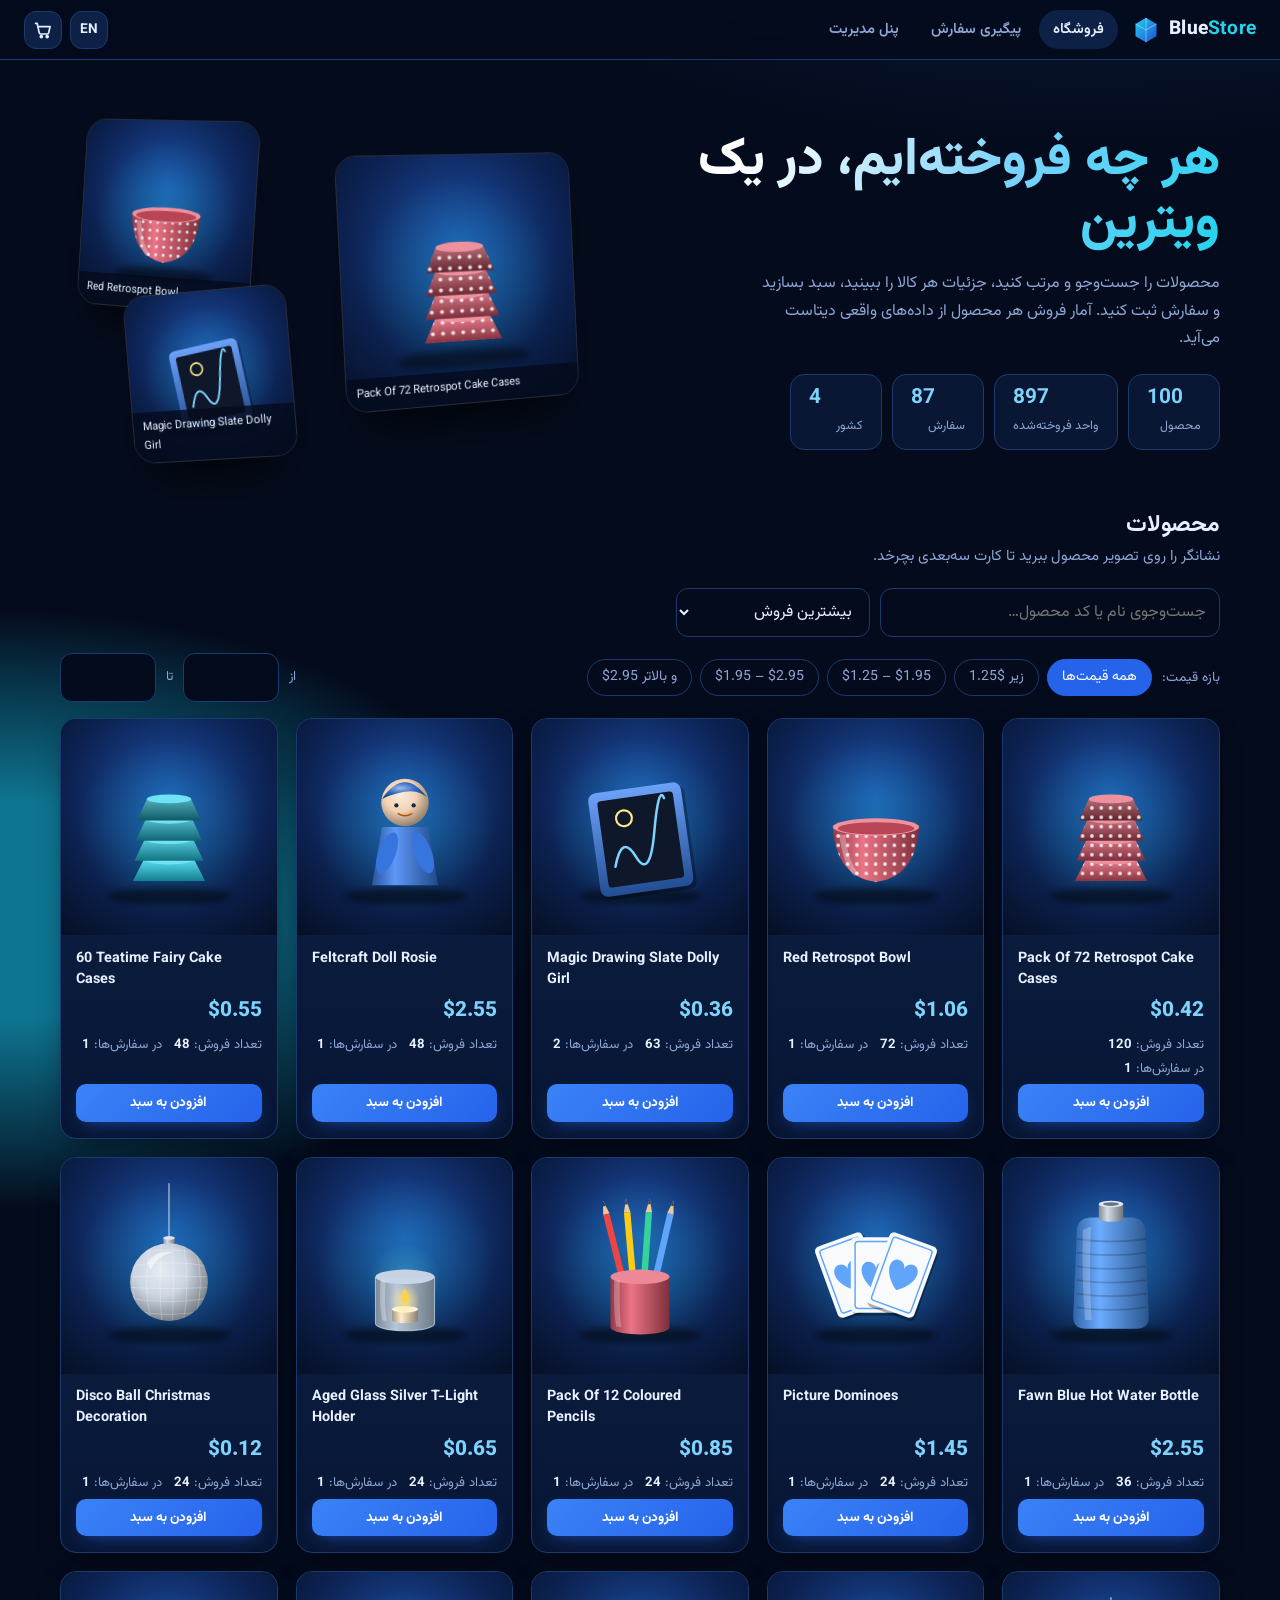
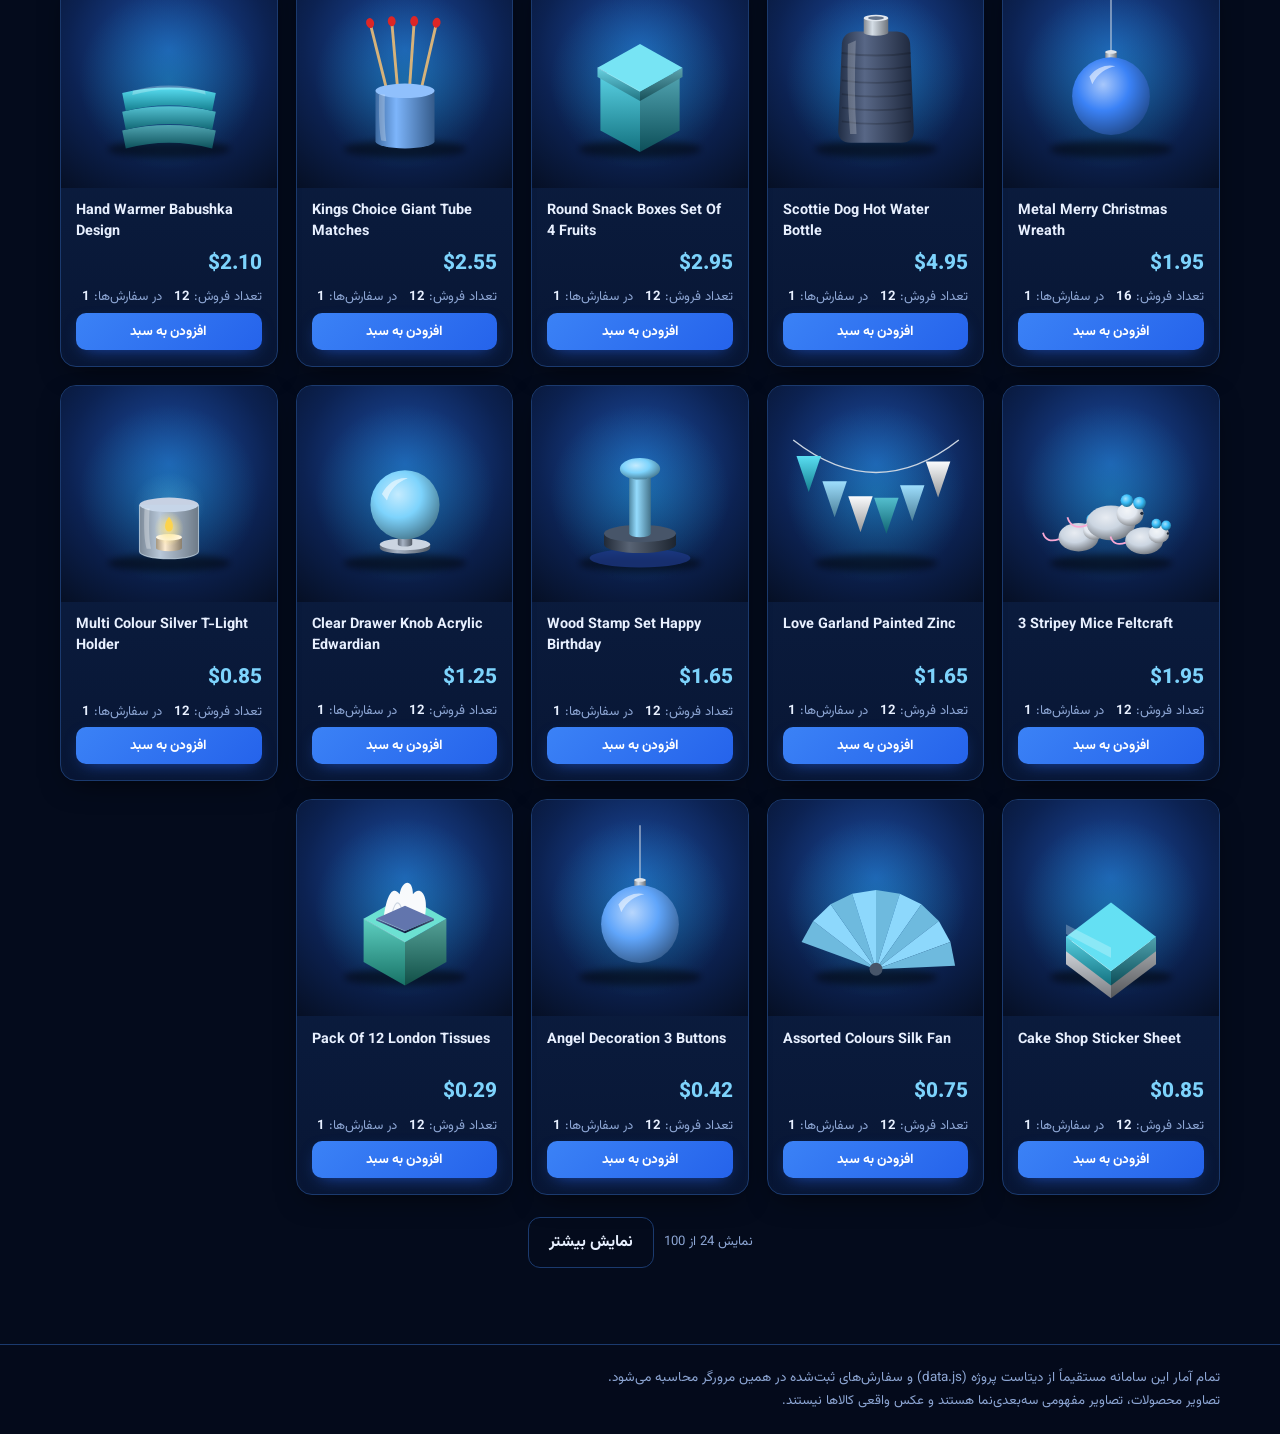
<file: index.html>
<!DOCTYPE html>
<html lang="fa" dir="rtl">
<head>
<meta charset="UTF-8">
<meta name="viewport" content="width=device-width, initial-scale=1">
<title>BlueStore</title>
<meta name="description" content="BlueStore — Sales &amp; Inventory Management System">
<link rel="icon" href="data:image/svg+xml,%3Csvg xmlns='http://www.w3.org/2000/svg' viewBox='0 0 32 32'%3E%3Cpath d='M16 2 28 9v14L16 30 4 23V9z' fill='%232563eb'/%3E%3C/svg%3E">
<link rel="preconnect" href="https://fonts.googleapis.com"><link rel="preconnect" href="https://fonts.gstatic.com" crossorigin>
<link href="https://fonts.googleapis.com/css2?family=Vazirmatn:wght@400;600;700;800&display=swap" rel="stylesheet">
<link rel="stylesheet" href="css/style.css">
<script src="js/i18n.js"></script>
<script src="data.js"></script>
<script src="js/core.js"></script>
</head>
<body>
<main class="wrap" id="main">
  <header class="hero">
    <div>
      <h1 data-i18n="shop_h1"></h1>
      <p data-i18n="shop_lead"></p>
      <div class="stats" id="heroStats"></div>
    </div>
    <div class="stage" id="stage" aria-hidden="false"></div>
  </header>

  <section id="products">
    <h2 data-i18n="shop_products"></h2>
    <p class="sub" data-i18n="shop_products_sub"></p>
    <div class="bar">
      <input id="q" type="search" data-i18n-ph="shop_search" data-i18n-aria="shop_search" maxlength="60" autocomplete="off">
      <select id="sort" data-i18n-aria="shop_sort">
        <option value="qty" data-i18n="sort_qty_desc"></option>
        <option value="qa" data-i18n="sort_qty_asc"></option>
        <option value="pd" data-i18n="sort_price_desc"></option>
        <option value="pa" data-i18n="sort_price_asc"></option>
        <option value="orders" data-i18n="sort_orders"></option>
      </select>
    </div>
    <div class="bar">
      <span class="lbl" data-i18n="shop_price_range"></span>
      <div class="tiers" id="tiers"></div>
      <span class="spacer"></span>
      <label class="meta" for="pmin" data-i18n="f_min"></label><input id="pmin" type="number" min="0" step="0.01" style="width:96px" aria-label="min">
      <label class="meta" for="pmax" data-i18n="f_max"></label><input id="pmax" type="number" min="0" step="0.01" style="width:96px" aria-label="max">
    </div>
    <div class="grid" id="grid" aria-live="polite"></div>
    <div class="bar" style="justify-content:center;margin-top:22px">
      <span class="meta" id="count"></span>
      <button class="btn ghost" id="more" type="button" data-i18n="btn_more"></button>
    </div>
  </section>
</main>
<script src="js/ui.js"></script>
<script src="js/shop.js"></script>
</body>
</html>
</file>
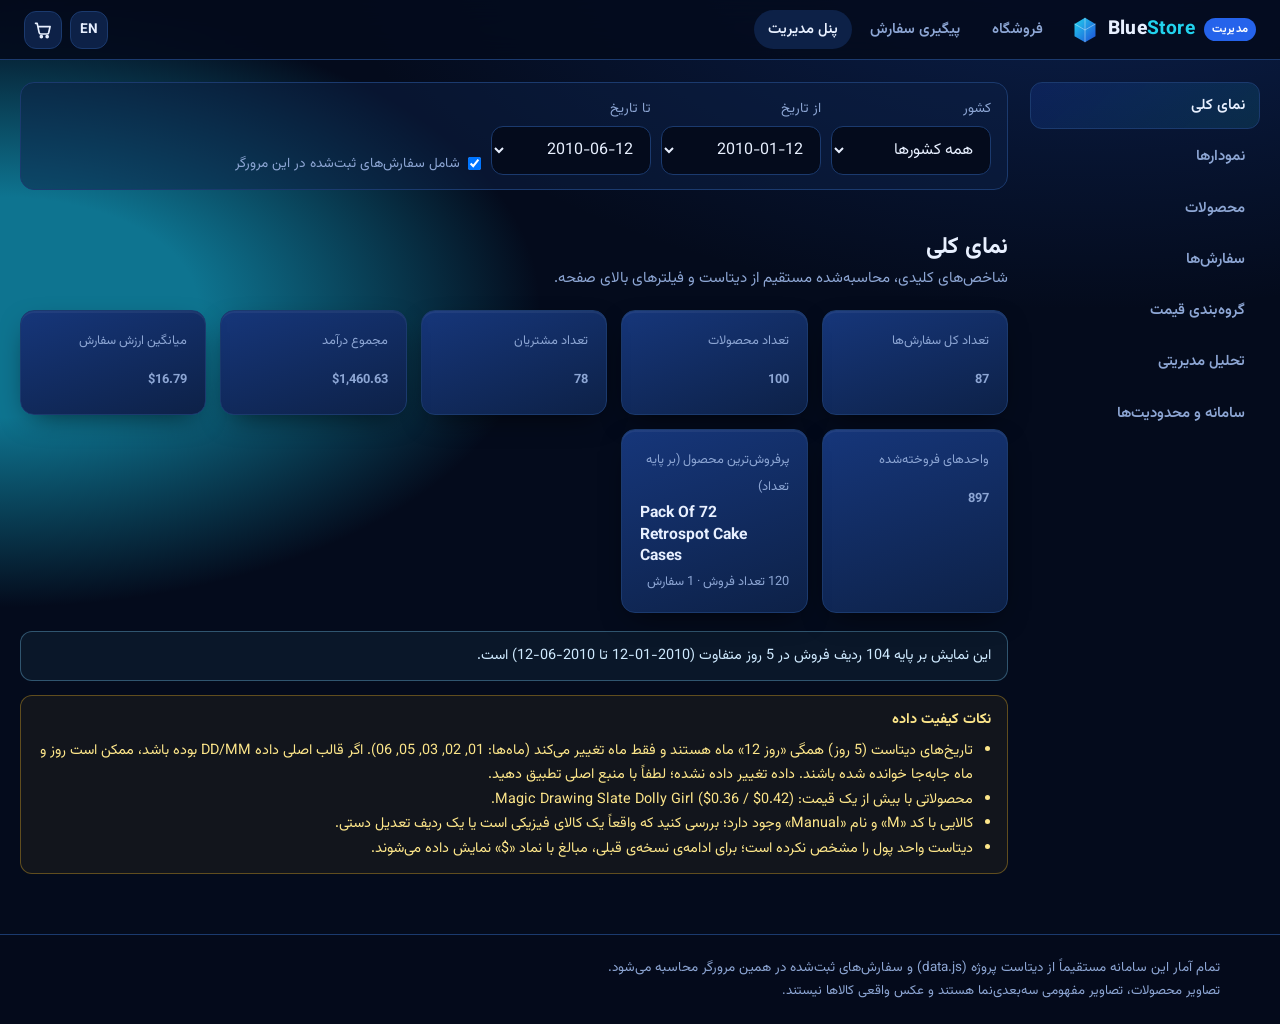
<file: admin.html>
<!DOCTYPE html>
<html lang="fa" dir="rtl">
<head>
<meta charset="UTF-8">
<meta name="viewport" content="width=device-width, initial-scale=1">
<title>BlueStore — Admin</title>
<meta name="description" content="BlueStore — Sales &amp; Inventory Management System">
<link rel="icon" href="data:image/svg+xml,%3Csvg xmlns='http://www.w3.org/2000/svg' viewBox='0 0 32 32'%3E%3Cpath d='M16 2 28 9v14L16 30 4 23V9z' fill='%232563eb'/%3E%3C/svg%3E">
<link rel="preconnect" href="https://fonts.googleapis.com"><link rel="preconnect" href="https://fonts.gstatic.com" crossorigin>
<link href="https://fonts.googleapis.com/css2?family=Vazirmatn:wght@400;600;700;800&display=swap" rel="stylesheet">
<link rel="stylesheet" href="css/style.css">
<script src="js/i18n.js"></script>
<script src="data.js"></script>
<script src="js/core.js"></script>
</head>
<body>
<div class="admin" id="main">
  <aside class="side" id="side" aria-label="Admin sections"></aside>
  <main>
    <div class="filters" id="filters">
      <div class="field"><label for="fc" data-i18n="f_country"></label><select id="fc"></select></div>
      <div class="field"><label for="fd1" data-i18n="f_from"></label><select id="fd1"></select></div>
      <div class="field"><label for="fd2" data-i18n="f_to"></label><select id="fd2"></select></div>
      <div class="field" style="flex:1 1 220px"><label>&nbsp;</label><label class="meta" style="display:flex;gap:8px;align-items:center"><input type="checkbox" id="fl" checked style="width:auto"><span data-i18n="f_local"></span></label></div>
    </div>
    <div id="views"></div>
  </main>
</div>
<dialog id="dlg" aria-labelledby="dlgT"><div class="dh"><h3 id="dlgT"></h3><button class="btn ghost sm" id="dlgX" type="button" data-i18n="btn_close"></button></div><div id="dlgB"></div></dialog>
<script src="js/ui.js"></script>
<script src="js/charts.js"></script>
<script src="js/admin.js"></script>
</body>
</html>
</file>
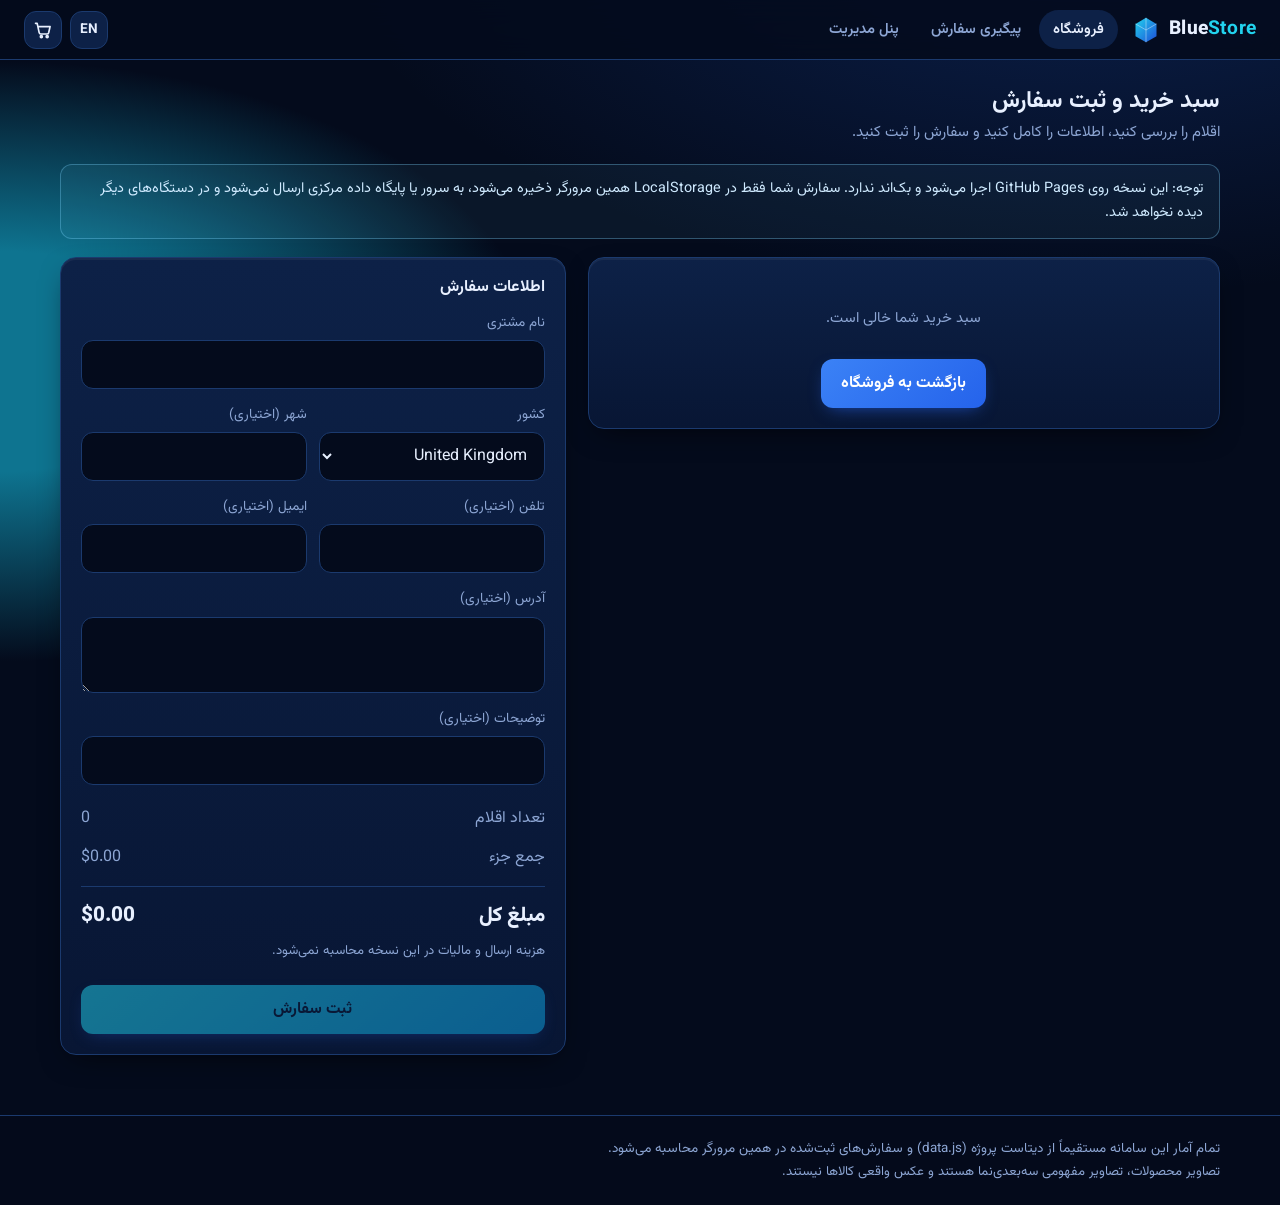
<file: cart.html>
<!DOCTYPE html>
<html lang="fa" dir="rtl">
<head>
<meta charset="UTF-8">
<meta name="viewport" content="width=device-width, initial-scale=1">
<title>BlueStore — Cart</title>
<meta name="description" content="BlueStore — Sales &amp; Inventory Management System">
<link rel="icon" href="data:image/svg+xml,%3Csvg xmlns='http://www.w3.org/2000/svg' viewBox='0 0 32 32'%3E%3Cpath d='M16 2 28 9v14L16 30 4 23V9z' fill='%232563eb'/%3E%3C/svg%3E">
<link rel="preconnect" href="https://fonts.googleapis.com"><link rel="preconnect" href="https://fonts.gstatic.com" crossorigin>
<link href="https://fonts.googleapis.com/css2?family=Vazirmatn:wght@400;600;700;800&display=swap" rel="stylesheet">
<link rel="stylesheet" href="css/style.css">
<script src="js/i18n.js"></script>
<script src="data.js"></script>
<script src="js/core.js"></script>
</head>
<body>
<main class="wrap" id="main">
  <h2 data-i18n="cart_h"></h2>
  <p class="sub" data-i18n="cart_sub"></p>
  <div class="note" id="localNote" style="margin-bottom:18px"></div>
  <div id="cartView" class="cartlay">
    <div class="panel"><div id="lines"></div></div>
    <form class="panel" id="form" novalidate autocomplete="on">
      <h3 data-i18n="co_h"></h3>
      <div class="field"><label for="cname" data-i18n="co_name"></label><input id="cname" name="name" required maxlength="60" autocomplete="name"></div>
      <div class="row">
        <div class="field"><label for="ccountry" data-i18n="co_country"></label><select id="ccountry" name="country"></select></div>
        <div class="field"><label for="ccity" data-i18n="co_city"></label><input id="ccity" name="city" maxlength="60" autocomplete="address-level2"></div>
      </div>
      <div class="row">
        <div class="field"><label for="cphone" data-i18n="co_phone"></label><input id="cphone" name="phone" maxlength="25" inputmode="tel" autocomplete="tel"></div>
        <div class="field"><label for="cmail" data-i18n="co_email"></label><input id="cmail" name="email" type="email" maxlength="80" autocomplete="email"></div>
      </div>
      <div class="field"><label for="caddr" data-i18n="co_address"></label><textarea id="caddr" name="address" maxlength="200" autocomplete="street-address"></textarea></div>
      <div class="field"><label for="cnote" data-i18n="co_note"></label><input id="cnote" name="note" maxlength="120"></div>
      <div id="sumBox"></div>
      <p class="err" id="err" role="alert"></p>
      <button class="btn teal" id="submit" type="submit" style="width:100%" data-i18n="co_submit"></button>
    </form>
  </div>
  <div id="receiptView" hidden></div>
</main>
<script src="js/ui.js"></script>
<script src="js/cart.js"></script>
</body>
</html>
</file>
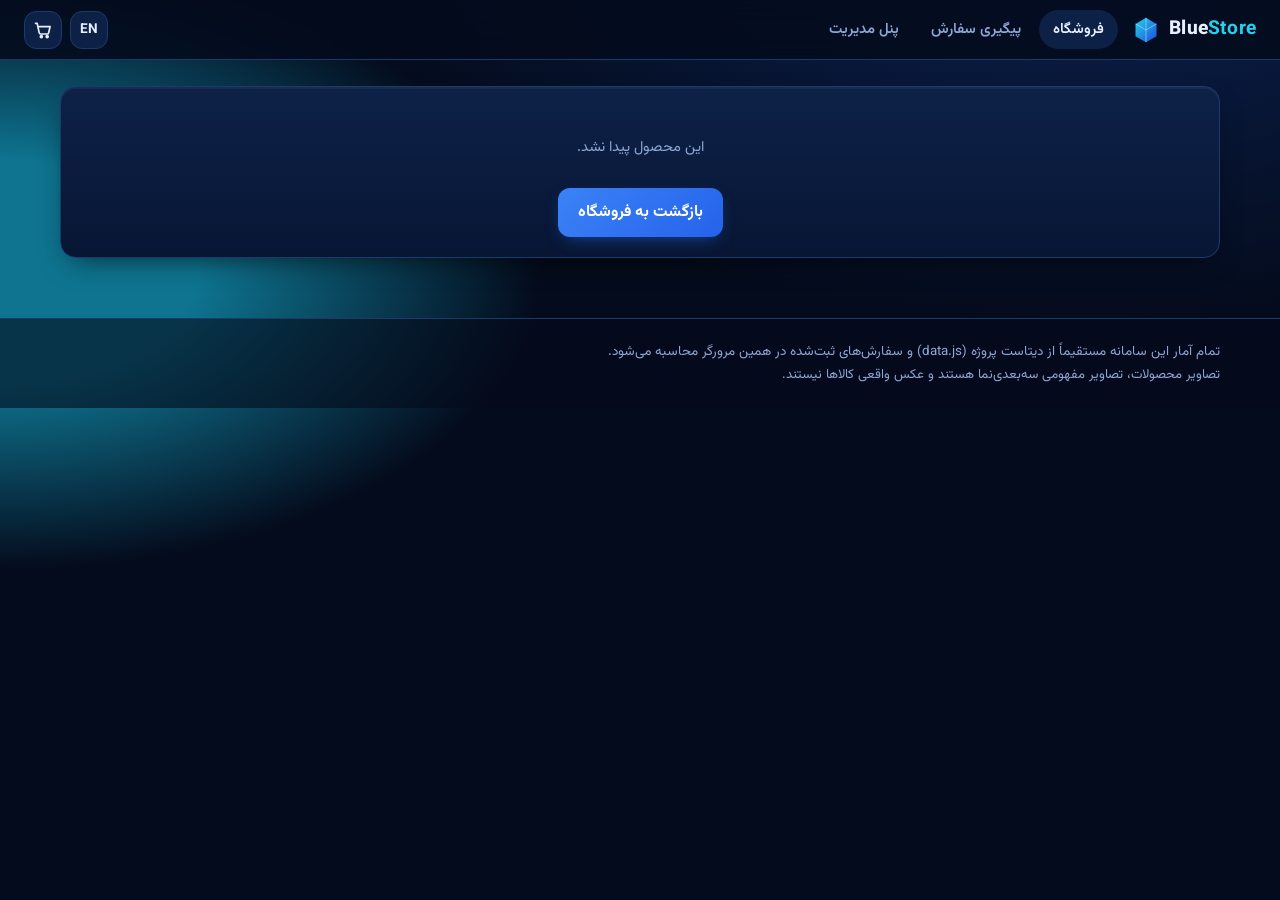
<file: product.html>
<!DOCTYPE html>
<html lang="fa" dir="rtl">
<head>
<meta charset="UTF-8">
<meta name="viewport" content="width=device-width, initial-scale=1">
<title>BlueStore — Product</title>
<meta name="description" content="BlueStore — Sales &amp; Inventory Management System">
<link rel="icon" href="data:image/svg+xml,%3Csvg xmlns='http://www.w3.org/2000/svg' viewBox='0 0 32 32'%3E%3Cpath d='M16 2 28 9v14L16 30 4 23V9z' fill='%232563eb'/%3E%3C/svg%3E">
<link rel="preconnect" href="https://fonts.googleapis.com"><link rel="preconnect" href="https://fonts.gstatic.com" crossorigin>
<link href="https://fonts.googleapis.com/css2?family=Vazirmatn:wght@400;600;700;800&display=swap" rel="stylesheet">
<link rel="stylesheet" href="css/style.css">
<script src="js/i18n.js"></script>
<script src="data.js"></script>
<script src="js/core.js"></script>
</head>
<body>
<main class="wrap" id="main"><div id="pd" aria-live="polite"></div></main>
<script src="js/ui.js"></script>
<script src="js/product.js"></script>
</body>
</html>
</file>
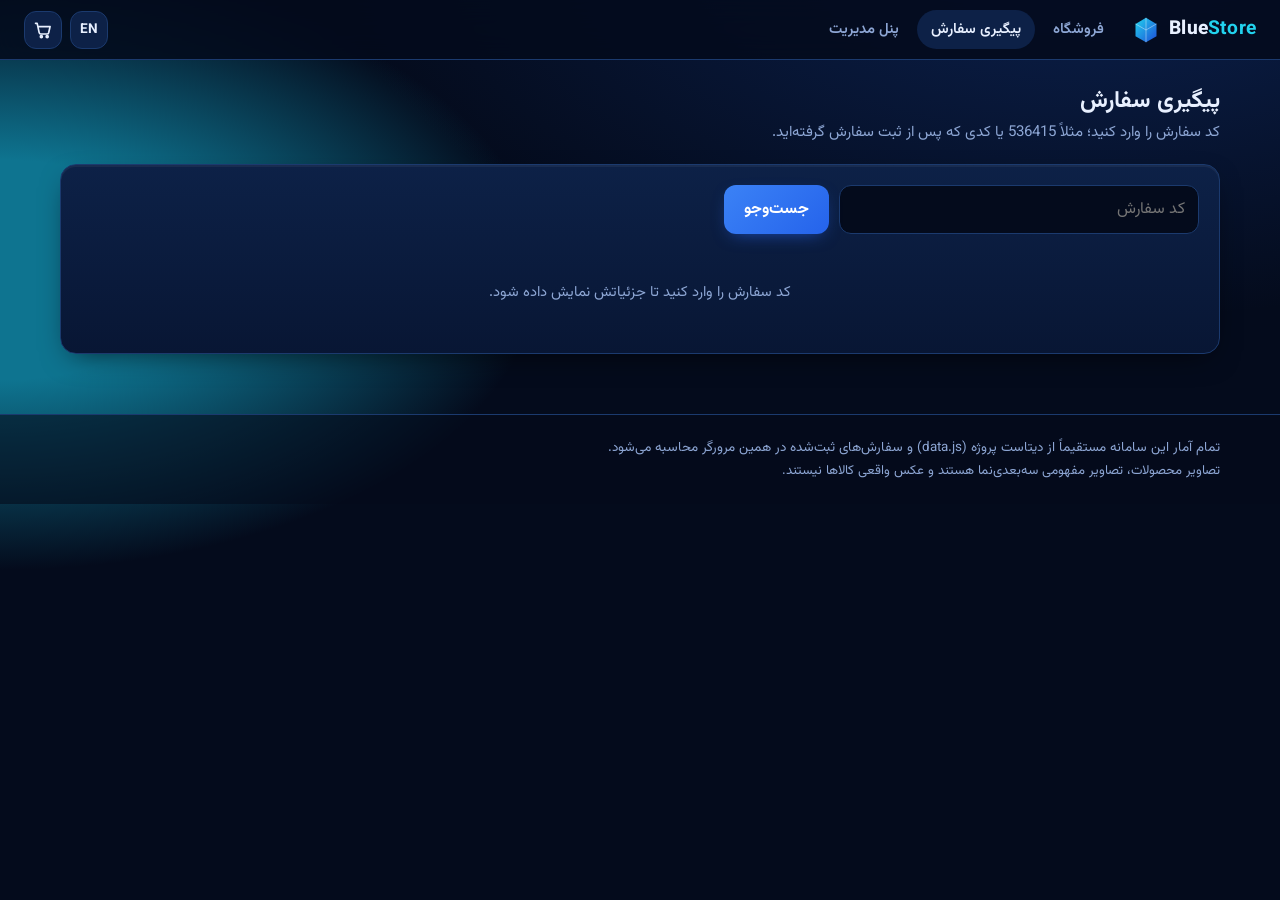
<file: track.html>
<!DOCTYPE html>
<html lang="fa" dir="rtl">
<head>
<meta charset="UTF-8">
<meta name="viewport" content="width=device-width, initial-scale=1">
<title>BlueStore — Track order</title>
<meta name="description" content="BlueStore — Sales &amp; Inventory Management System">
<link rel="icon" href="data:image/svg+xml,%3Csvg xmlns='http://www.w3.org/2000/svg' viewBox='0 0 32 32'%3E%3Cpath d='M16 2 28 9v14L16 30 4 23V9z' fill='%232563eb'/%3E%3C/svg%3E">
<link rel="preconnect" href="https://fonts.googleapis.com"><link rel="preconnect" href="https://fonts.gstatic.com" crossorigin>
<link href="https://fonts.googleapis.com/css2?family=Vazirmatn:wght@400;600;700;800&display=swap" rel="stylesheet">
<link rel="stylesheet" href="css/style.css">
<script src="js/i18n.js"></script>
<script src="data.js"></script>
<script src="js/core.js"></script>
</head>
<body>
<main class="wrap" id="main">
  <h2 data-i18n="tr_h"></h2>
  <p class="sub" data-i18n="tr_sub"></p>
  <div class="panel">
    <form class="bar" id="tform" style="margin-bottom:0" novalidate>
      <input id="code" maxlength="40" data-i18n-ph="tr_ph" data-i18n-aria="tr_ph" style="flex:1;max-width:360px" autocomplete="off" spellcheck="false">
      <button class="btn" type="submit" data-i18n="tr_btn"></button>
    </form>
    <div id="result" style="margin-top:18px" aria-live="polite"></div>
  </div>
</main>
<script src="js/ui.js"></script>
<script src="js/track.js"></script>
</body>
</html>
</file>
<file: css/style.css>
:root{--bg:#040b1c;--bg2:#081634;--card:#0d2147;--card2:#112b5c;--line:#1b3a6e;--text:#e8f0ff;--mute:#8da6d4;--royal:#2563eb;--blue:#3b82f6;--sky:#7dd3fc;--teal:#22d3ee;--paper:#f4f7fc;--ink:#0a1a38;--ok:#34d399;--warn:#fbbf24;--bad:#f87171;--r:16px;--shadow:0 10px 30px -12px #000b,0 2px 0 #ffffff0d inset}
*{box-sizing:border-box;margin:0;padding:0}
html{scroll-behavior:smooth;-webkit-text-size-adjust:100%}
body{font-family:"Vazirmatn","Segoe UI",Tahoma,system-ui,sans-serif;background:radial-gradient(1100px 560px at 85% -8%,#1b4fb855,transparent 70%),radial-gradient(900px 500px at 0% 30%,#0e7490 22%,transparent 60%) no-repeat,var(--bg);background-blend-mode:normal;color:var(--text);line-height:1.7;min-height:100vh;overflow-x:hidden}
a{color:inherit;text-decoration:none}
img{max-width:100%;display:block}
:focus-visible{outline:2px solid var(--sky);outline-offset:2px;border-radius:6px}
.num{direction:ltr;unicode-bidi:isolate;display:inline-block;font-variant-numeric:tabular-nums}
.meta{font-size:.82rem;color:var(--mute)}
[hidden]{display:none!important}

/* nav */
.nav{position:sticky;top:0;z-index:30;display:flex;align-items:center;gap:14px;flex-wrap:wrap;padding:10px 24px;background:#040b1cdd;backdrop-filter:blur(14px);border-bottom:1px solid var(--line)}
.logo{display:flex;align-items:center;gap:9px;font-weight:800;font-size:1.2rem;letter-spacing:.2px;direction:ltr}
.logo b{color:var(--teal)}.mark{width:28px;height:28px}
.chip-admin{font-size:.7rem;font-weight:700;background:var(--royal);padding:2px 8px;border-radius:999px;color:#fff}
.links{display:flex;gap:4px;flex:1;flex-wrap:wrap}
.links a{padding:7px 14px;border-radius:999px;color:var(--mute);font-size:.92rem;font-weight:600;transition:background .2s,color .2s}
.links a:hover,.links a.on{background:var(--card);color:var(--text)}
.tools{display:flex;gap:8px;align-items:center}
.lang,.cartbtn{height:38px;min-width:38px;border-radius:12px;border:1px solid var(--line);background:var(--card);color:var(--text);display:grid;place-items:center;cursor:pointer;font:inherit;font-weight:700;font-size:.85rem;position:relative;transition:border-color .2s,transform .15s}
.lang:hover,.cartbtn:hover{border-color:var(--teal);transform:translateY(-1px)}
.badge{position:absolute;top:-6px;inset-inline-end:-6px;background:var(--teal);color:var(--ink);font-size:.7rem;font-weight:800;border-radius:999px;min-width:18px;height:18px;padding:0 5px;display:grid;place-items:center;line-height:1}

.wrap{max-width:1200px;margin:0 auto;padding:26px 20px 60px}
section{margin-top:42px}
h1,h2,h3{line-height:1.3}
h2{font-size:1.45rem;margin-bottom:4px}
.sub{color:var(--mute);font-size:.94rem;margin-bottom:18px;max-width:70ch}
.panel{background:linear-gradient(180deg,var(--card),var(--bg2));border:1px solid var(--line);border-radius:var(--r);padding:20px;box-shadow:var(--shadow)}
.panel h3{font-size:1rem;margin-bottom:12px}
.grid2{display:grid;grid-template-columns:1fr 1fr;gap:20px}

/* buttons & forms */
input,select,textarea,button{font:inherit;color:var(--text)}
input,select,textarea{background:var(--bg);border:1px solid var(--line);border-radius:12px;padding:10px 13px;min-width:0;width:100%}
input[type=number]{direction:ltr;text-align:start}
input:focus,select:focus,textarea:focus{border-color:var(--teal);outline:none;box-shadow:0 0 0 3px #22d3ee2e}
select option{background:var(--bg2)}
textarea{resize:vertical;min-height:70px}
.btn{display:inline-flex;align-items:center;justify-content:center;gap:8px;background:linear-gradient(135deg,var(--blue),var(--royal));color:#fff;border:0;border-radius:12px;padding:11px 20px;font-weight:700;cursor:pointer;transition:transform .15s,box-shadow .2s,filter .2s;box-shadow:0 6px 18px -8px #2563ebcc}
.btn:hover{transform:translateY(-1px);box-shadow:0 10px 24px -8px #2563ebee;filter:brightness(1.08)}
.btn:active{transform:translateY(0)}
.btn.ghost{background:transparent;border:1px solid var(--line);color:var(--text);box-shadow:none}
.btn.ghost:hover{border-color:var(--teal)}
.btn.teal{background:linear-gradient(135deg,var(--teal),#0ea5e9);color:var(--ink)}
.btn.sm{padding:7px 13px;font-size:.85rem;border-radius:10px}
.btn.danger{background:transparent;border:1px solid #f8717166;color:var(--bad);box-shadow:none}
.btn.done{background:var(--ok);color:var(--ink)}
.btn:disabled{opacity:.5;cursor:not-allowed;transform:none}
.field{display:flex;flex-direction:column;gap:6px;margin-bottom:14px}
.field label,.lbl{font-size:.85rem;color:var(--mute)}
.row{display:flex;gap:12px;flex-wrap:wrap}.row>*{flex:1;min-width:140px}
.err{color:var(--bad);font-size:.88rem;min-height:1.2em;margin-top:6px}
.bar{display:flex;flex-wrap:wrap;gap:10px;align-items:center;margin-bottom:16px}
.bar>input[type=search]{max-width:340px;flex:1 1 220px}.bar>select{width:auto;flex:0 1 auto}
.spacer{flex:1}
.chip{background:transparent;border:1px solid var(--line);border-radius:999px;padding:6px 14px;cursor:pointer;color:var(--mute);font-size:.88rem;transition:.2s;white-space:nowrap}
.chip:hover{border-color:var(--teal);color:var(--text)}.chip.on{background:var(--royal);border-color:var(--royal);color:#fff}
.note{border:1px solid #fbbf2455;background:#fbbf240f;color:#fde68a;border-radius:12px;padding:12px 16px;font-size:.9rem}
.note.info{border-color:#7dd3fc55;background:#7dd3fc0f;color:#cfeaff}
.empty{color:var(--mute);text-align:center;padding:28px 8px;font-size:.92rem}
.tag{display:inline-block;background:#3b82f633;color:var(--sky);border-radius:8px;padding:1px 9px;font-size:.78rem;font-weight:700}
.tag.a{background:#22d3ee26;color:var(--teal)}.tag.b{background:#3b82f633;color:#93c5fd}.tag.c{background:#8da6d426;color:var(--mute)}.tag.warn{background:#fbbf2426;color:var(--warn)}

/* hero */
.hero{display:grid;grid-template-columns:1.05fr .95fr;gap:30px;align-items:center;padding:34px 0 8px}
.hero h1{font-size:clamp(2rem,4.6vw,3.3rem);font-weight:800;line-height:1.2;background:linear-gradient(120deg,#fff 20%,var(--sky) 60%,var(--teal));-webkit-background-clip:text;background-clip:text;color:transparent}
.hero p{color:var(--mute);margin-top:14px;max-width:52ch}
.stats{display:flex;gap:10px;flex-wrap:wrap;margin-top:22px}
.stat{background:#0d214799;border:1px solid var(--line);border-radius:14px;padding:10px 18px;min-width:92px}
.stat b{display:block;font-size:1.3rem;color:var(--sky);line-height:1.3}.stat span{font-size:.78rem;color:var(--mute)}
.stage{position:relative;height:340px;perspective:900px}
.stage a{position:absolute;display:block;border-radius:22px;overflow:hidden;border:1px solid #ffffff22;box-shadow:0 30px 50px -20px #000d;transition:transform .25s}
.stage a img{width:100%;height:100%;object-fit:cover}
.stage a:nth-child(1){width:250px;height:250px;inset-inline-start:2%;top:34px;z-index:2;transform:rotateY(14deg) rotateZ(-3deg)}
.stage a:nth-child(2){width:190px;height:190px;inset-inline-end:2%;top:0;transform:rotateY(-16deg) rotateZ(4deg)}
.stage a:nth-child(3){width:170px;height:170px;inset-inline-end:12%;bottom:0;transform:rotateY(-10deg) rotateZ(-5deg)}
.stage a:hover{transform:scale(1.05) translateY(-4px);z-index:3}
.stage .cap{position:absolute;inset-inline:0;bottom:0;padding:6px 10px;font-size:.72rem;background:#040b1ccc;direction:ltr;text-align:start}

/* shop */
.tiers{display:flex;gap:8px;flex-wrap:wrap}
.grid{display:grid;grid-template-columns:repeat(auto-fill,minmax(210px,1fr));gap:18px}
.pcard{background:linear-gradient(180deg,var(--card),var(--bg2));border:1px solid var(--line);border-radius:var(--r);overflow:hidden;display:flex;flex-direction:column;transition:border-color .2s,transform .2s,box-shadow .2s;box-shadow:var(--shadow)}
.pcard:hover{border-color:var(--teal);transform:translateY(-3px)}
.pimg{display:block;aspect-ratio:1;background:#061231;transition:transform .15s ease-out;will-change:transform}
.pimg img{width:100%;height:100%;object-fit:cover}
img.noimg{background:linear-gradient(135deg,#12307a,#0a1a38);min-height:100%}
.pbody{padding:14px 15px 16px;display:flex;flex-direction:column;gap:4px;flex:1}
.pname{font-size:.9rem;font-weight:700;line-height:1.45;min-height:2.9em;display:-webkit-box;-webkit-line-clamp:2;-webkit-box-orient:vertical;overflow:hidden;direction:ltr;text-align:start}
.pname:hover{color:var(--sky)}
.price{font-size:1.3rem;font-weight:800;color:var(--sky)}
.pbody .meta{display:flex;flex-wrap:wrap;gap:2px 12px}.pbody .meta b{color:var(--text)}
.pbody .btn{margin-top:auto;width:100%}

/* product page */
.pd{display:grid;grid-template-columns:1fr 1fr;gap:34px;align-items:start}
.pd .big{aspect-ratio:1;border-radius:24px;overflow:hidden;border:1px solid var(--line);box-shadow:0 40px 60px -30px #000;background:#061231}
.pd h1{font-size:1.7rem;direction:ltr;text-align:start}
.pd .price{font-size:2.1rem;margin:10px 0}
.kv{display:grid;grid-template-columns:repeat(auto-fit,minmax(130px,1fr));gap:10px;margin:16px 0}
.kv div{background:#0d214799;border:1px solid var(--line);border-radius:12px;padding:10px 14px}.kv b{display:block;font-size:1.1rem}.kv span{font-size:.78rem;color:var(--mute)}
.qty{display:inline-flex;align-items:center;border:1px solid var(--line);border-radius:12px;overflow:hidden;background:var(--bg)}
.qty button{width:38px;height:40px;background:transparent;border:0;cursor:pointer;font-size:1.2rem}.qty button:hover{background:var(--card)}
.qty input{width:56px;text-align:center;border:0;border-radius:0;padding:8px 0;background:transparent}
.crumbs{font-size:.85rem;color:var(--mute);margin-bottom:14px}.crumbs a:hover{color:var(--sky)}

/* cart */
.cartlay{display:grid;grid-template-columns:1.25fr 1fr;gap:22px;align-items:start}
.line{display:grid;grid-template-columns:72px 1fr auto;gap:14px;align-items:center;padding:14px 0;border-bottom:1px solid var(--line)}
.line:last-child{border:0}
.line img{width:72px;height:72px;border-radius:12px;object-fit:cover;background:#061231}
.line .nm{font-weight:700;font-size:.92rem;direction:ltr;text-align:start;display:block}
.line .amt{font-weight:800;text-align:end;min-width:86px}
.line .rm{background:none;border:0;color:var(--bad);cursor:pointer;font-size:.8rem;margin-top:4px}
.sum{display:flex;justify-content:space-between;padding:6px 0;color:var(--mute)}
.sum.t{font-size:1.3rem;font-weight:800;color:var(--text);border-top:1px solid var(--line);margin-top:8px;padding-top:12px}
.receipt{background:var(--paper);color:var(--ink);border-radius:18px;padding:26px;box-shadow:0 30px 60px -30px #000;position:relative;overflow:hidden}
.receipt::before{content:"";position:absolute;inset-inline:0;top:0;height:6px;background:linear-gradient(90deg,var(--royal),var(--teal))}
.receipt h2{color:var(--ink)}.receipt .meta{color:#51608a}
.receipt .code{font-size:2rem;font-weight:800;letter-spacing:3px;color:var(--royal);direction:ltr;user-select:all;margin:6px 0 4px}
.receipt table{width:100%;border-collapse:collapse;margin:14px 0;font-size:.88rem}
.receipt th,.receipt td{padding:8px 6px;border-bottom:1px dashed #c3cde4;text-align:start}
.receipt th.n,.receipt td.n{text-align:end}
.receipt .tot{display:flex;justify-content:space-between;font-weight:800;font-size:1.2rem}
.receipt .btn.ghost{color:var(--ink);border-color:#9fb0d6}
.acts{display:flex;gap:8px;flex-wrap:wrap;margin-top:16px}

/* tables */
.tw{overflow:auto;max-height:520px;border:1px solid var(--line);border-radius:14px;background:#06122e}
table{width:100%;border-collapse:collapse;font-size:.88rem}
th,td{padding:10px 14px;text-align:start;border-bottom:1px solid #16315f;white-space:nowrap}
th{position:sticky;top:0;background:var(--bg2);color:var(--mute);font-weight:600;z-index:1;user-select:none}
th.s{cursor:pointer}th.s:hover{color:var(--text)}th.s[aria-sort=ascending]::after{content:" ▲";font-size:.65rem}th.s[aria-sort=descending]::after{content:" ▼";font-size:.65rem}
td.n,th.n{text-align:end;font-variant-numeric:tabular-nums}
td.l{direction:ltr;text-align:start}
tbody tr{transition:background .15s}tbody tr:hover{background:#3b82f61f}tr.click{cursor:pointer}

/* track */
.timeline{display:flex;gap:0;margin:16px 0}
.timeline div{flex:1;text-align:center;font-size:.8rem;color:var(--mute);position:relative}
.timeline div::before{content:"";display:block;width:14px;height:14px;border-radius:50%;background:var(--line);margin:0 auto 6px}
.timeline .on{color:var(--text)}.timeline .on::before{background:var(--teal);box-shadow:0 0 0 5px #22d3ee33}

/* admin */
.admin{display:grid;grid-template-columns:230px 1fr;gap:22px;max-width:1360px;margin:0 auto;padding:22px 20px 60px}
.side{position:sticky;top:70px;align-self:start;display:flex;flex-direction:column;gap:4px}
.side a{padding:10px 14px;border-radius:12px;color:var(--mute);font-weight:600;font-size:.93rem;border:1px solid transparent;transition:.2s}
.side a:hover{background:var(--card);color:var(--text)}.side a.on{background:linear-gradient(135deg,#1d4ed833,#22d3ee1f);border-color:var(--line);color:var(--text)}
.view{display:none}.view.on{display:block;animation:fade .25s}
@keyframes fade{from{opacity:0;transform:translateY(6px)}to{opacity:1;transform:none}}
.filters{display:flex;flex-wrap:wrap;gap:10px;align-items:end;margin-bottom:18px;padding:14px 16px;background:#0d214780;border:1px solid var(--line);border-radius:14px}
.filters .field{margin:0;min-width:130px;flex:0 1 160px}
.kpis{display:grid;grid-template-columns:repeat(auto-fit,minmax(172px,1fr));gap:14px}
.kpi{background:linear-gradient(160deg,#16367a,var(--card));border:1px solid var(--line);border-radius:14px;padding:16px 18px;box-shadow:var(--shadow);transition:transform .2s,border-color .2s;min-width:0}
.kpi:hover{transform:translateY(-2px);border-color:var(--teal)}
.kpi span{font-size:.8rem;color:var(--mute)}.kpi b{display:block;font-size:1.55rem;margin-top:2px;overflow-wrap:anywhere}
.kpi.sm b{font-size:.98rem;line-height:1.4;direction:ltr;text-align:start}
.charts{display:grid;grid-template-columns:repeat(auto-fit,minmax(min(100%,400px),1fr));gap:18px;margin-top:18px}
.charts .wide{grid-column:1/-1}
.cbox{position:relative;min-height:120px;overflow:hidden}
.ctip{position:fixed;z-index:100;display:none;pointer-events:none;background:#06122ef2;border:1px solid var(--teal);border-radius:10px;padding:8px 12px;font-size:.82rem;box-shadow:0 12px 30px -8px #000;max-width:260px}
.ctip i,.legend i{display:inline-block;width:9px;height:9px;border-radius:3px;margin-inline-end:7px}
.ctip .ex{color:var(--mute);margin-top:4px;font-size:.76rem}
.legend{list-style:none;display:flex;flex-wrap:wrap;gap:6px 14px;font-size:.8rem;color:var(--mute);margin-top:8px}
.legend.v{flex-direction:column;flex-wrap:nowrap;margin:0;gap:6px;font-size:.84rem;flex:1;min-width:140px}.legend.v li{display:flex;align-items:center}.legend.v span{flex:1;direction:ltr;text-align:start}.legend.v b{color:var(--text)}
.donut{display:flex;gap:18px;align-items:center;flex-wrap:wrap;justify-content:center}
.seg{transition:opacity .2s}.donut:hover .seg{opacity:.55}.donut .seg:hover{opacity:1}
.bar rect.bar:hover{filter:brightness(1.25)}
.cmp{display:flex;gap:8px;flex-wrap:wrap;margin-bottom:12px}.cmp select{width:auto;flex:1 1 180px}
.ins{display:grid;grid-template-columns:repeat(auto-fit,minmax(min(100%,420px),1fr));gap:18px}
.ins ul:not(.legend){list-style:none;display:flex;flex-direction:column;gap:8px;font-size:.9rem}
.ins ul:not(.legend)>li{padding:9px 12px;background:#0a1a3899;border:1px solid #16315f;border-radius:10px}
.ins li .l,.ins li .num{direction:ltr;unicode-bidi:isolate;display:inline-block}
.ins h3 small{display:block;color:var(--mute);font-weight:400;font-size:.8rem;margin-top:2px}
dialog{background:var(--bg2);color:var(--text);border:1px solid var(--line);border-radius:18px;padding:22px;max-width:min(680px,94vw);width:100%;box-shadow:0 40px 80px -20px #000}
dialog::backdrop{background:#020712cc;backdrop-filter:blur(3px)}
.dh{display:flex;justify-content:space-between;align-items:center;gap:10px;margin-bottom:12px}

.foot{border-top:1px solid var(--line);padding:22px 0;color:var(--mute);font-size:.84rem;background:#040b1c99}
.foot .wrap{padding-block:0}
#toasts{position:fixed;inset-inline-end:16px;bottom:16px;z-index:200;display:flex;flex-direction:column;gap:8px}
.toast{background:var(--card2);border:1px solid var(--teal);padding:10px 16px;border-radius:12px;box-shadow:0 12px 30px -8px #000;animation:fade .2s;transition:opacity .3s}.toast.out{opacity:0}

@media(max-width:900px){.hero,.pd,.cartlay,.grid2{grid-template-columns:1fr}.stage{height:280px;order:-1}.admin{grid-template-columns:1fr}.side{position:static;flex-direction:row;overflow-x:auto;padding-bottom:4px;scrollbar-width:thin}.side a{white-space:nowrap}}
@media(max-width:560px){.nav{padding:8px 12px}.wrap{padding-inline:14px}.grid{grid-template-columns:repeat(2,1fr);gap:12px}.pbody{padding:10px}.price{font-size:1.1rem}.line{grid-template-columns:60px 1fr}.line img{width:60px;height:60px}.line .amt{grid-column:2;text-align:start}.stage a:nth-child(1){width:190px;height:190px}.stage a:nth-child(2){width:140px;height:140px}.stage a:nth-child(3){width:120px;height:120px}}
@media(prefers-reduced-motion:reduce){*{animation:none!important;transition:none!important}html{scroll-behavior:auto}}
@media print{body{background:#fff}.nav,.foot,.acts,.noprint{display:none!important}.receipt{box-shadow:none;border:1px solid #999}}
.admin>main{min-width:0}
.panel{min-width:0}
.l{direction:ltr;unicode-bidi:isolate;display:inline-block}
.bar>input[type=number]{flex:0 0 auto}
@media(max-width:560px){.filters .field{flex:1 1 130px}.panel{padding:14px}.cmp select{flex:1 1 100%}}
.cbox svg{direction:ltr;display:block;max-width:100%}
.cbox .legend{direction:rtl}
.legend.v li{gap:8px}
.big img{width:100%;height:100%;object-fit:cover}
.line img{width:72px;height:72px}
@media(max-width:700px){.nav{gap:8px 10px}.logo{flex:1}.links{order:3;flex-basis:100%;flex-wrap:nowrap;overflow-x:auto;scrollbar-width:none}.links a{white-space:nowrap;padding:6px 12px}}
</file>
